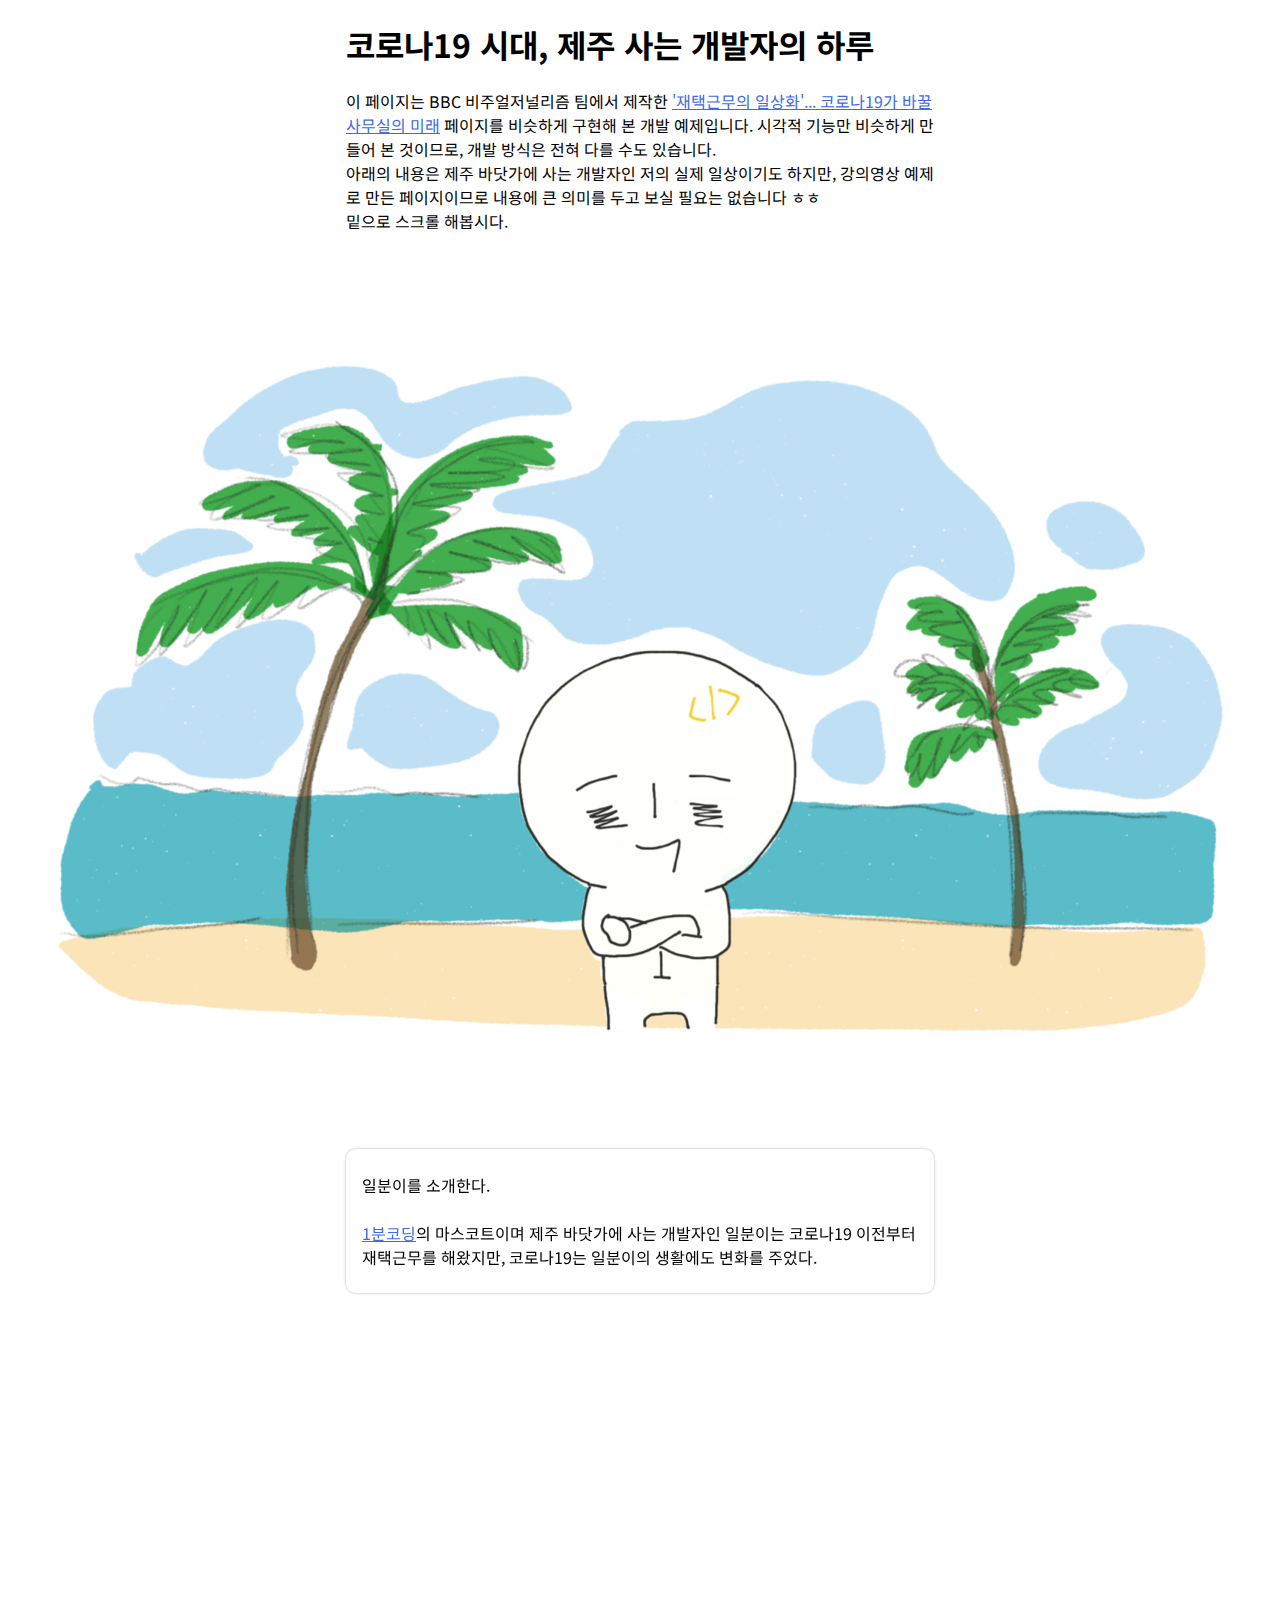
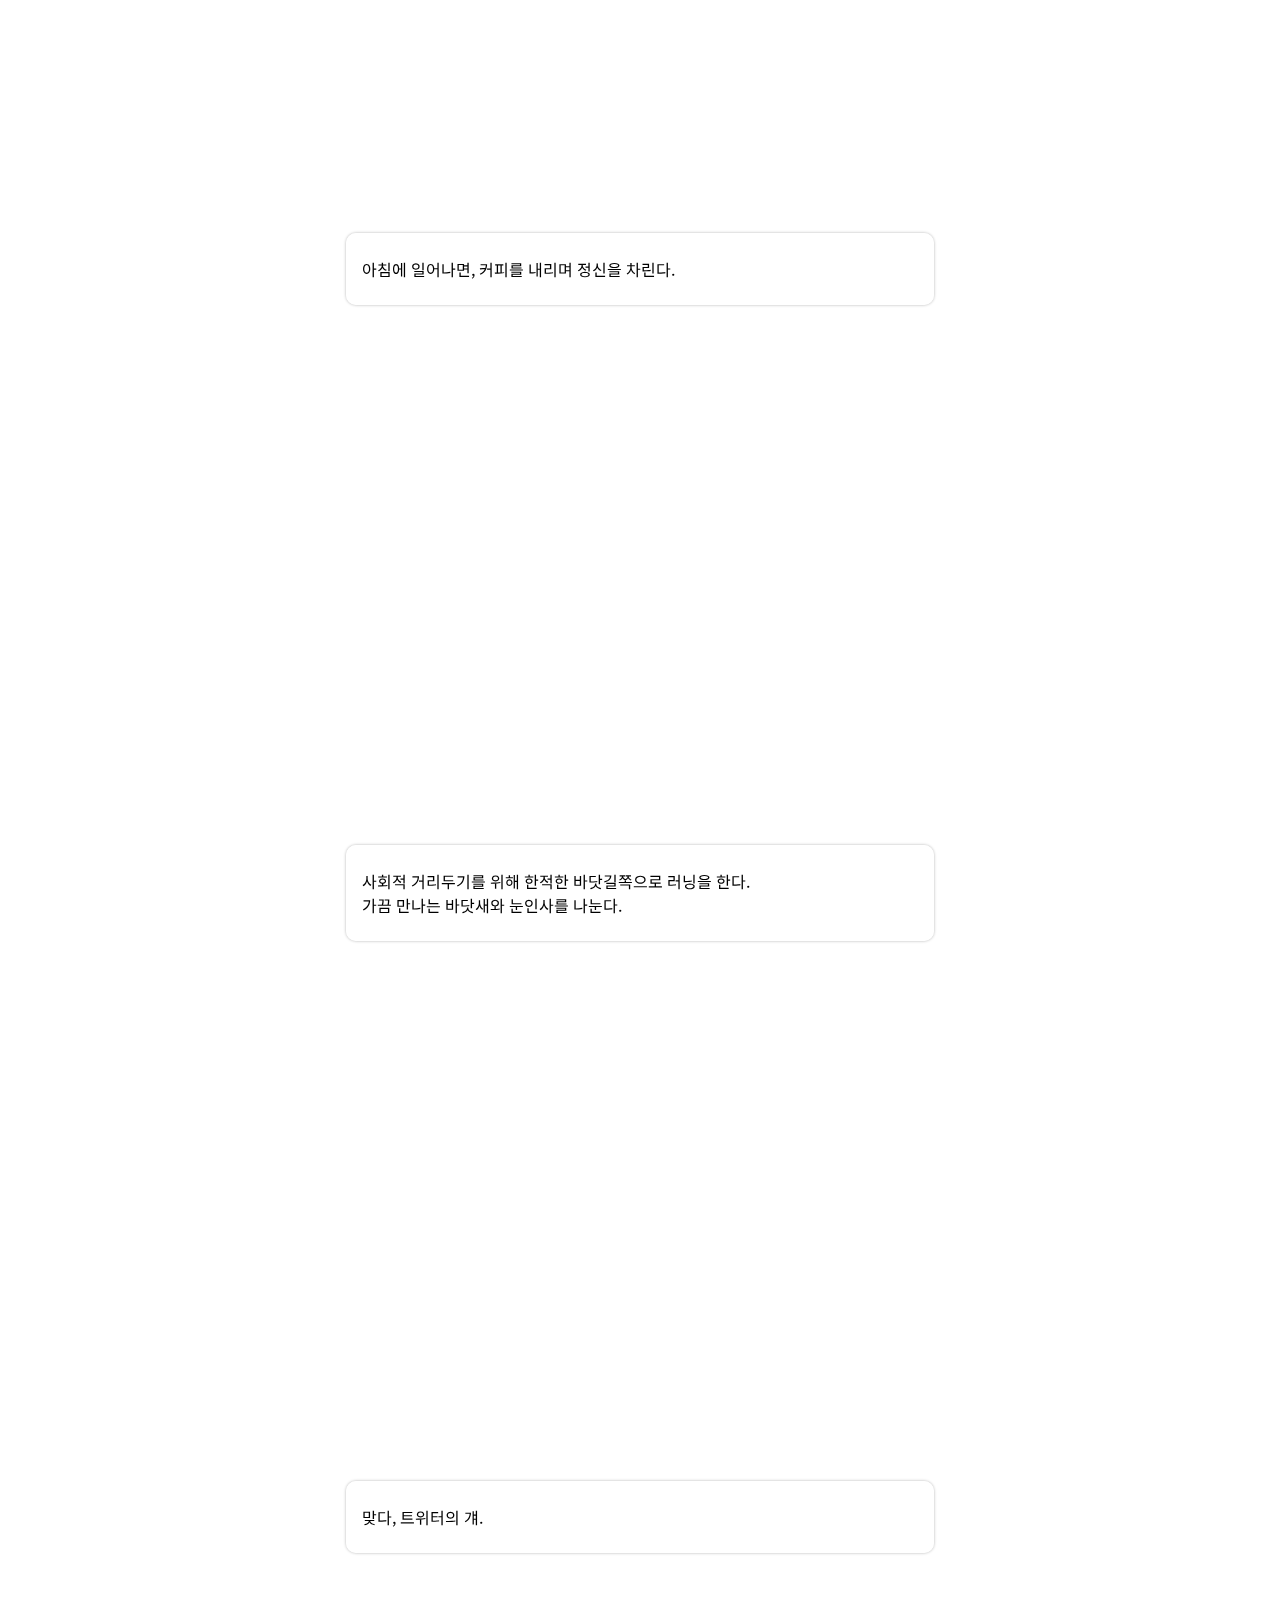
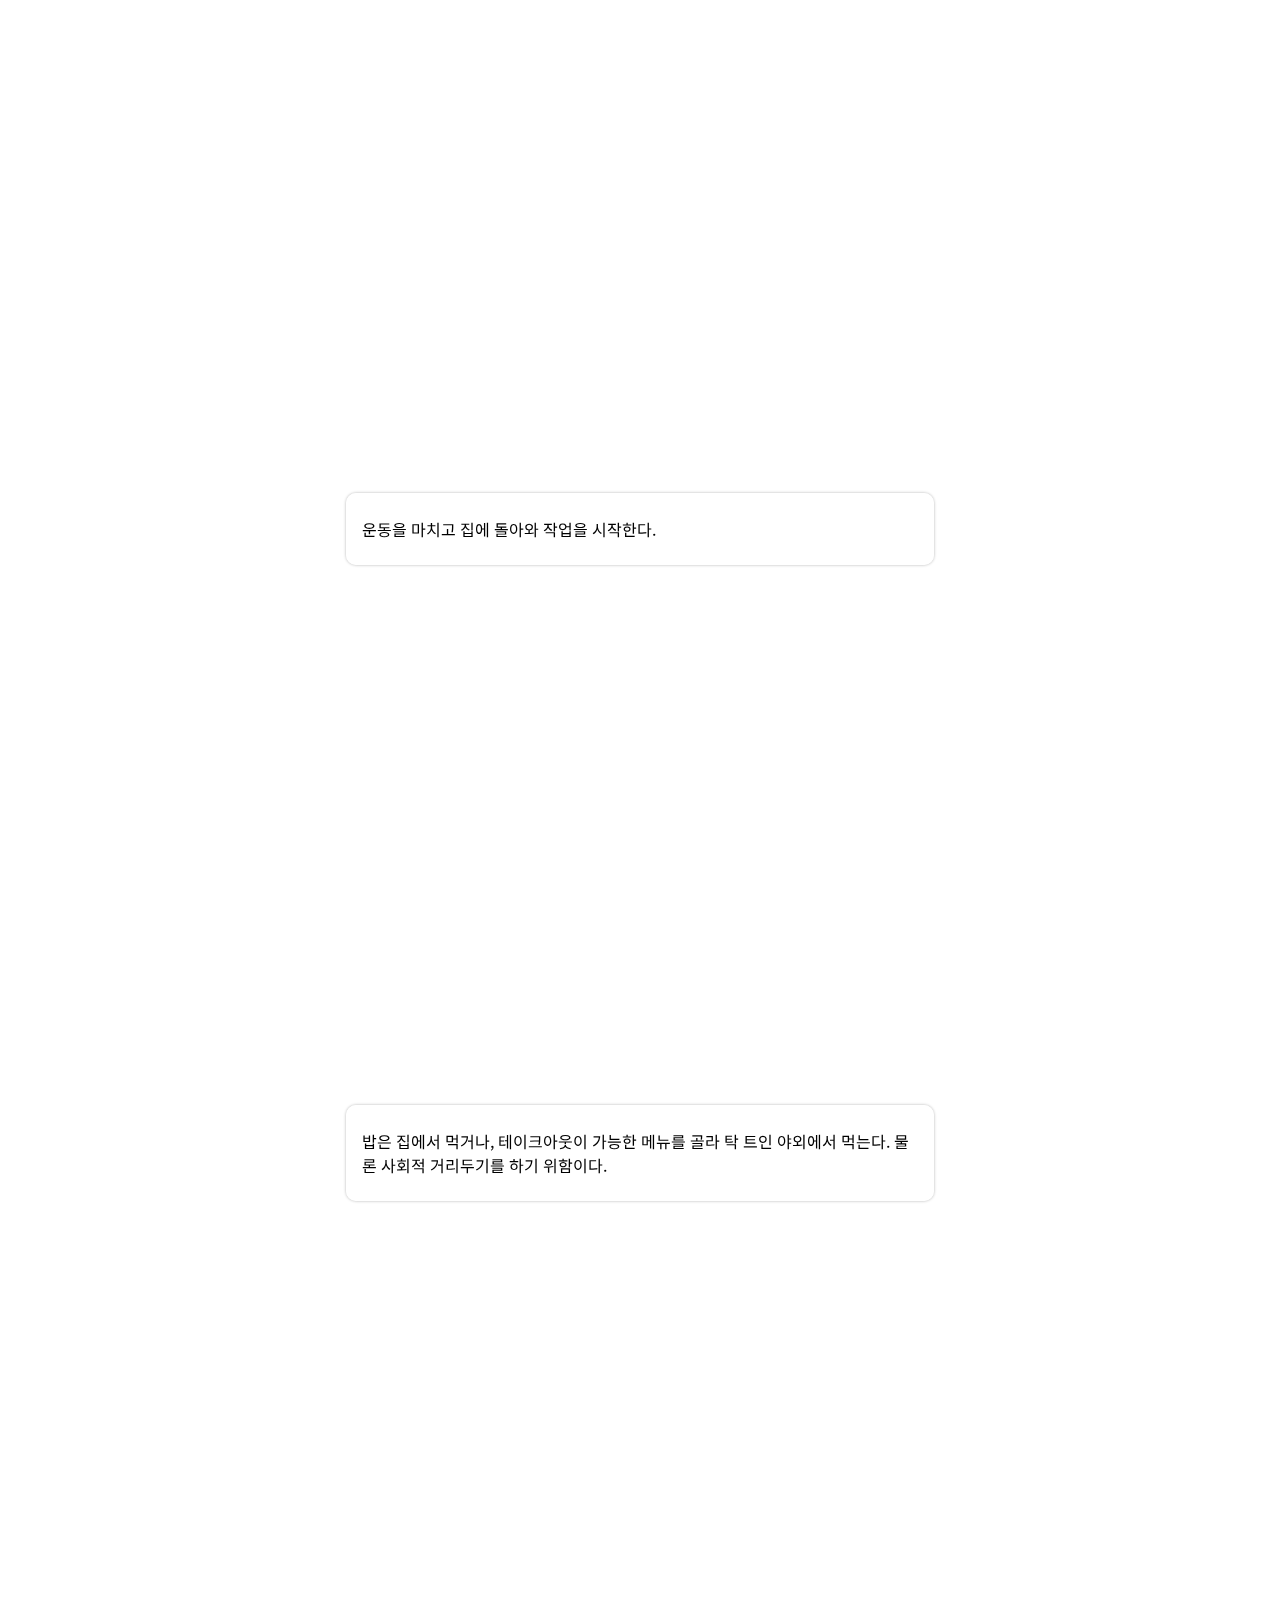
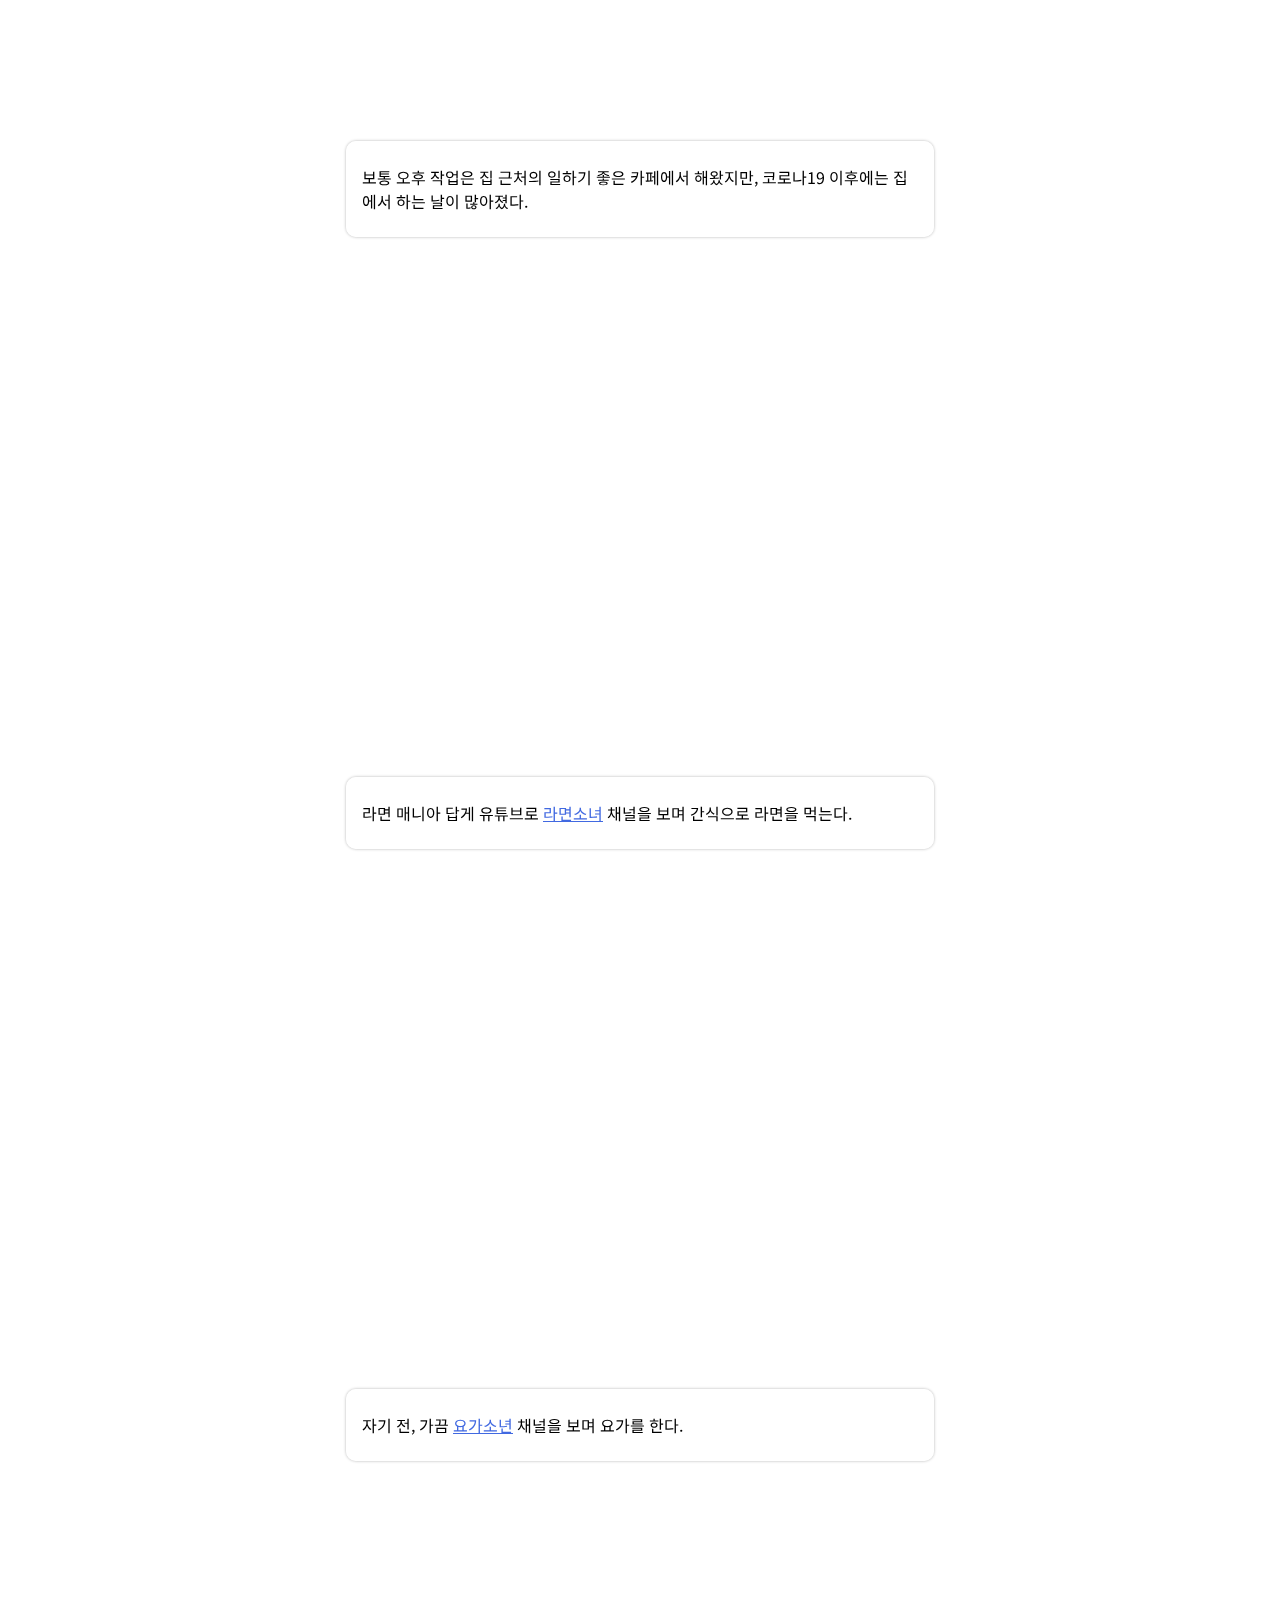
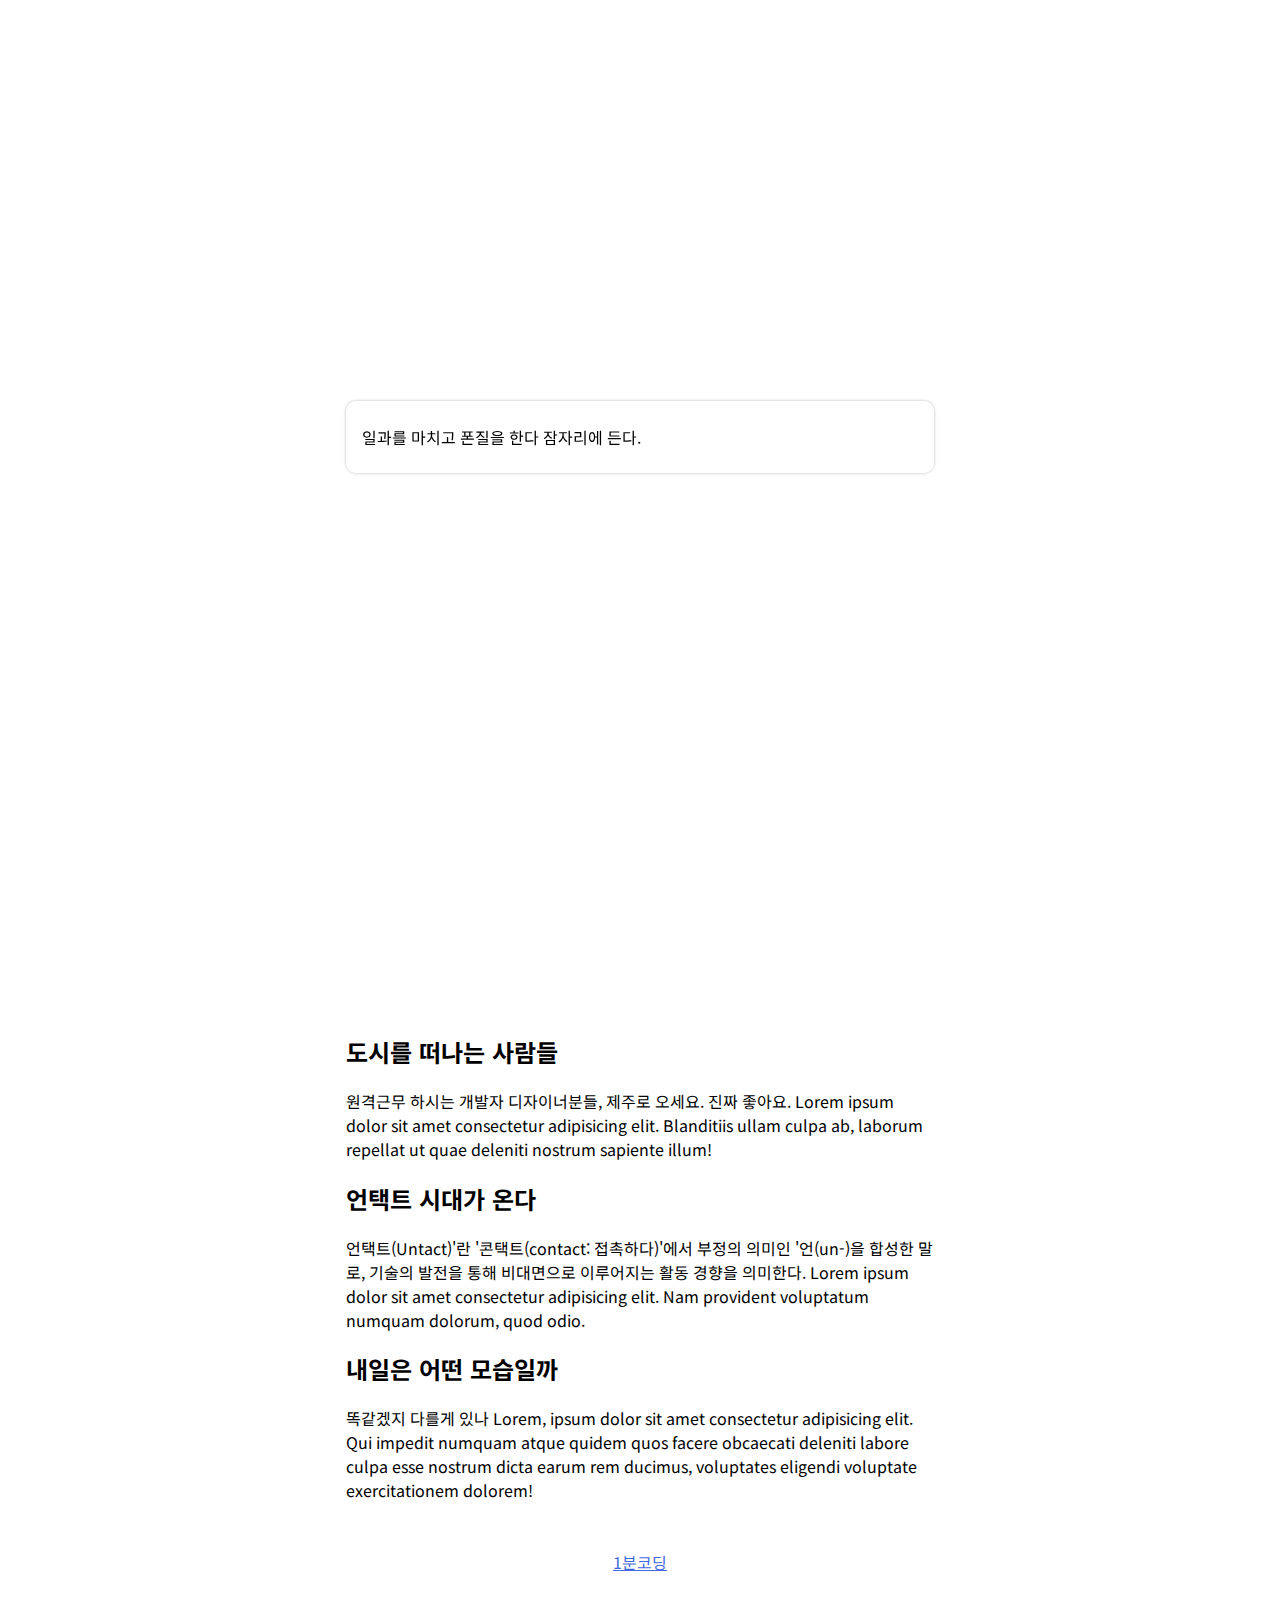
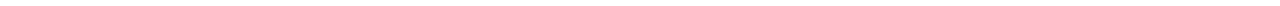
<file: covid19/index.html>
<!DOCTYPE html>
<html lang="ko">
    <head>
        <meta charset="UTF-8" />
        <meta name="viewport" content="width=device-width, initial-scale=1.0" />
        <title>1분코딩 예제 - 코로나19 시대, 제주 사는 개발자의 하루</title>
        <link
            href="https://fonts.googleapis.com/css2?family=Noto+Sans+KR:wght@400;700&display=swap"
            rel="stylesheet"
        />
        <link rel="stylesheet" href="style.css" />
    </head>
    <body>
        <header class="header">
            <div class="global-width">
                <h1 class="page-title">
                    코로나19 시대, 제주 사는 개발자의 하루
                </h1>
                <p>
                    이 페이지는 BBC 비주얼저널리즘 팀에서 제작한
                    <a
                        href="https://www.bbc.com/korean/resources/idt-48d3c9a7-4063-4289-9726-611b5ea9d7b5"
                        target="_blank"
                    >
                        '재택근무의 일상화'... 코로나19가 바꿀 사무실의 미래</a
                    >
                    페이지를 비슷하게 구현해 본 개발 예제입니다. 시각적 기능만
                    비슷하게 만들어 본 것이므로, 개발 방식은 전혀 다를 수도
                    있습니다.<br />
                    아래의 내용은 제주 바닷가에 사는 개발자인 저의 실제
                    일상이기도 하지만, 강의영상 예제로 만든 페이지이므로 내용에
                    큰 의미를 두고 보실 필요는 없습니다 ㅎㅎ<br />밑으로 스크롤
                    해봅시다.
                </p>
            </div>
        </header>
        <section class="scroll-content">
            <div class="scroll-graphic">
                <div class="graphic-item">
                    <img class="scene-img" src="images/00.png" alt="" />
                </div>
                <div class="graphic-item">
                    <img class="scene-img" src="images/01.png" alt="" />
                </div>
                <div class="graphic-item" data-action="birdFlies">
                    <img class="bird" src="images/bird.gif" alt="" />
                    <img class="scene-img" src="images/02.png" alt="" />
                </div>
                <div class="graphic-item">
                    <img class="scene-img" src="images/bird.gif" alt="" />
                </div>
                <div class="graphic-item">
                    <img class="scene-img" src="images/03.png" alt="" />
                </div>
                <div class="graphic-item" data-action="birdFlies2">
                    <img class="bird" src="images/bird.gif" alt="" />
                    <img class="scene-img" src="images/04.png" alt="" />
                </div>
                <div class="graphic-item">
                    <img class="scene-img" src="images/05.png" alt="" />
                </div>
                <div class="graphic-item">
                    <img class="scene-img" src="images/06.png" alt="" />
                </div>
                <div class="graphic-item">
                    <img class="scene-img" src="images/07.png" alt="" />
                </div>
                <div class="graphic-item">
                    <img class="scene-img" src="images/08.png" alt="" />
                </div>
            </div>
            <div class="scroll-text global-width">
                <div class="step">
                    <p>
                        일분이를 소개한다.<br /><br /><a
                            href="https://studiomeal.com"
                            target="_blank"
                            >1분코딩</a
                        >의 마스코트이며 제주 바닷가에 사는 개발자인 일분이는
                        코로나19 이전부터 재택근무를 해왔지만, 코로나19는
                        일분이의 생활에도 변화를 주었다.
                    </p>
                </div>
                <div class="step">
                    <p>아침에 일어나면, 커피를 내리며 정신을 차린다.</p>
                </div>
                <div class="step">
                    <p>
                        사회적 거리두기를 위해 한적한 바닷길쪽으로 러닝을
                        한다.<br />가끔 만나는 바닷새와 눈인사를 나눈다.
                    </p>
                </div>
                <div class="step">
                    <p>맞다, 트위터의 걔.</p>
                </div>
                <div class="step">
                    <p>운동을 마치고 집에 돌아와 작업을 시작한다.</p>
                </div>
                <div class="step">
                    <p>
                        밥은 집에서 먹거나, 테이크아웃이 가능한 메뉴를 골라 탁
                        트인 야외에서 먹는다. 물론 사회적 거리두기를 하기
                        위함이다.
                    </p>
                </div>
                <div class="step">
                    <p>
                        보통 오후 작업은 집 근처의 일하기 좋은 카페에서
                        해왔지만, 코로나19 이후에는 집에서 하는 날이 많아졌다.
                    </p>
                </div>
                <div class="step">
                    <p>
                        라면 매니아 답게 유튜브로
                        <a
                            href="https://www.youtube.com/channel/UCYzTR8jV9_xv1p25N2dNBQQ"
                            target="_blank"
                            >라면소녀</a
                        >
                        채널을 보며 간식으로 라면을 먹는다.
                    </p>
                </div>
                <div class="step">
                    <p>
                        자기 전, 가끔
                        <a
                            href="https://www.youtube.com/channel/UCkTRKCuFrRiXQm_gMG1uDvg"
                            target="_blank"
                            >요가소년</a
                        >
                        채널을 보며 요가를 한다.
                    </p>
                </div>
                <div class="step">
                    <p>
                        일과를 마치고
                        <span class="strikethrough">폰질을 한다</span> 잠자리에
                        든다.
                    </p>
                </div>
            </div>
        </section>
        <section class="normal-content global-width">
            <h2>도시를 떠나는 사람들</h2>
            <p>
                원격근무 하시는 개발자 디자이너분들, 제주로 오세요. 진짜 좋아요.
                Lorem ipsum dolor sit amet consectetur adipisicing elit.
                Blanditiis ullam culpa ab, laborum repellat ut quae deleniti
                nostrum sapiente illum!
            </p>
            <h2>언택트 시대가 온다</h2>
            <p>
                언택트(Untact)'란 '콘택트(contact: 접촉하다)'에서 부정의 의미인
                '언(un-)을 합성한 말로, 기술의 발전을 통해 비대면으로 이루어지는
                활동 경향을 의미한다. Lorem ipsum dolor sit amet consectetur
                adipisicing elit. Nam provident voluptatum numquam dolorum, quod
                odio.
            </p>
            <h2>내일은 어떤 모습일까</h2>
            <p>
                똑같겠지 다를게 있나 Lorem, ipsum dolor sit amet consectetur
                adipisicing elit. Qui impedit numquam atque quidem quos facere
                obcaecati deleniti labore culpa esse nostrum dicta earum rem
                ducimus, voluptates eligendi voluptate exercitationem dolorem!
            </p>
        </section>
        <footer class="global-footer">
            <a
                href="https://www.youtube.com/channel/UC_s1FC7s5YVwDImzv-WG93Q"
                target="blank"
                >1분코딩</a
            >
        </footer>

        <script src="main.js"></script>
    </body>
</html>
</file>
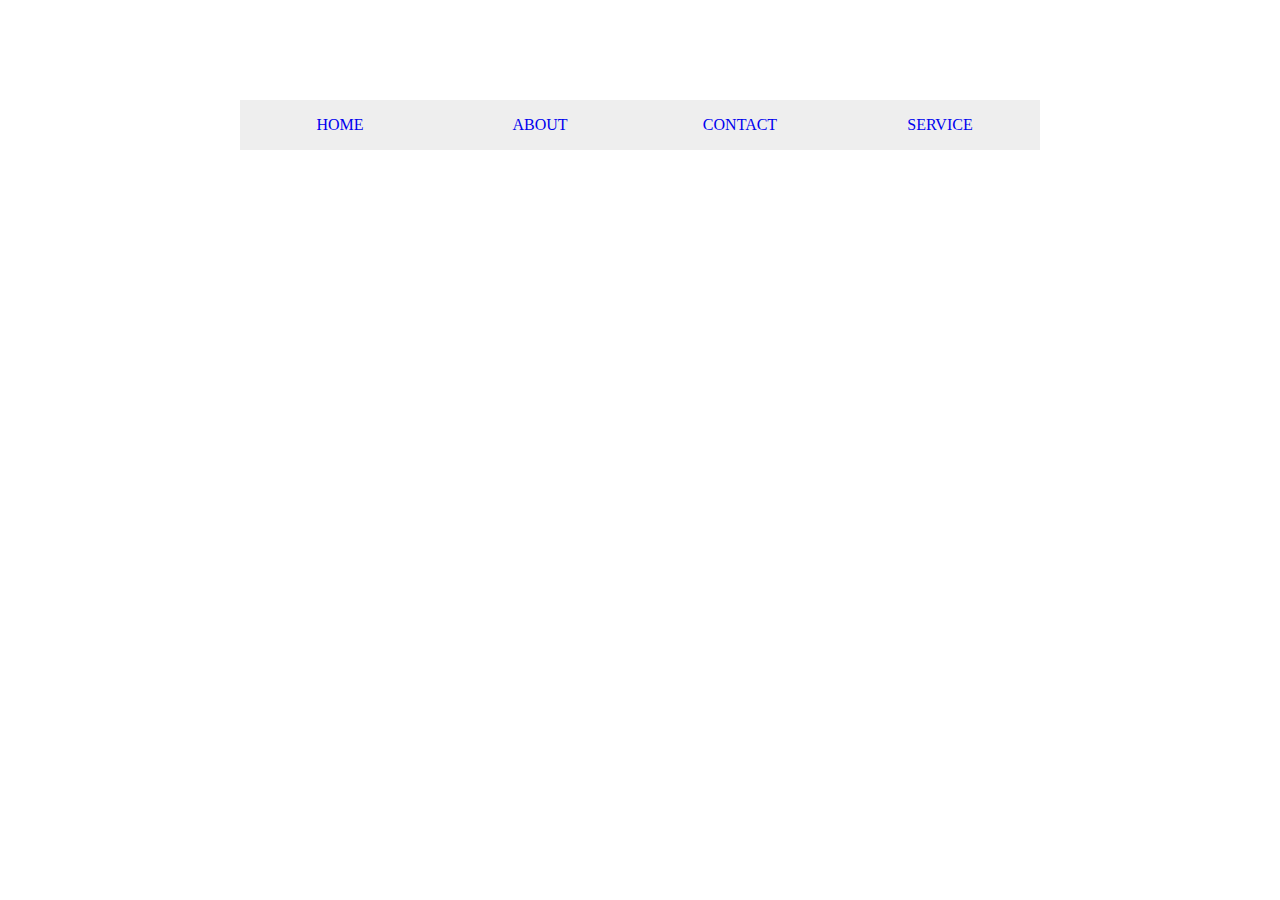
<file: 2color_border.html>
<!DOCTYPE html>
<html lang="en">
    <head>
        <meta charset="UTF-8" />
        <meta name="viewport" content="width=device-width, initial-scale=1.0" />
        <title>Document</title>
        <style>
            * {
                margin: 0;
                padding: 0;
                list-style: none;
            }
            #wrap {
                width: 800px;
                height: 50px;
                display: flex;
                margin: 0 auto;
                margin-top: 100px;
            }
            #wrap a {
                text-decoration: none;
                display: block;
                height: 50px;
                line-height: 50px;
                background-color: #eee;
                text-align: center;
            }
            #wrap div {
                width: 200px;
                height: 5px;
                margin: 0 auto;
                position: relative;
                transition: all 0.3s;
                transform: scale(0, 1);
            }
            #wrap div .blue {
                position: absolute;
                top: 0;
                left: 0;
                width: 100px;
                height: 5px;
                background-color: rgb(139, 208, 255);
            }
            #wrap div .pink {
                position: absolute;
                top: 0;
                right: 0;
                width: 100px;
                height: 5px;
                background-color: rgb(255, 210, 141);
            }
            #wrap li:hover div {
                transform: scale(1, 1);
            }
        </style>
    </head>
    <body>
        <ul id="wrap">
            <li>
                <a href="#">HOME</a>
                <div>
                    <span class="blue"></span>
                    <span class="pink"></span>
                </div>
            </li>
            <li>
                <a href="#">ABOUT</a>
                <div>
                    <span class="blue"></span>
                    <span class="pink"></span>
                </div>
            </li>
            <li>
                <a href="#">CONTACT</a>
                <div>
                    <span class="blue"></span>
                    <span class="pink"></span>
                </div>
            </li>
            <li>
                <a href="#">SERVICE</a>
                <div>
                    <span class="blue"></span>
                    <span class="pink"></span>
                </div>
            </li>
        </ul>
    </body>
</html>
</file>
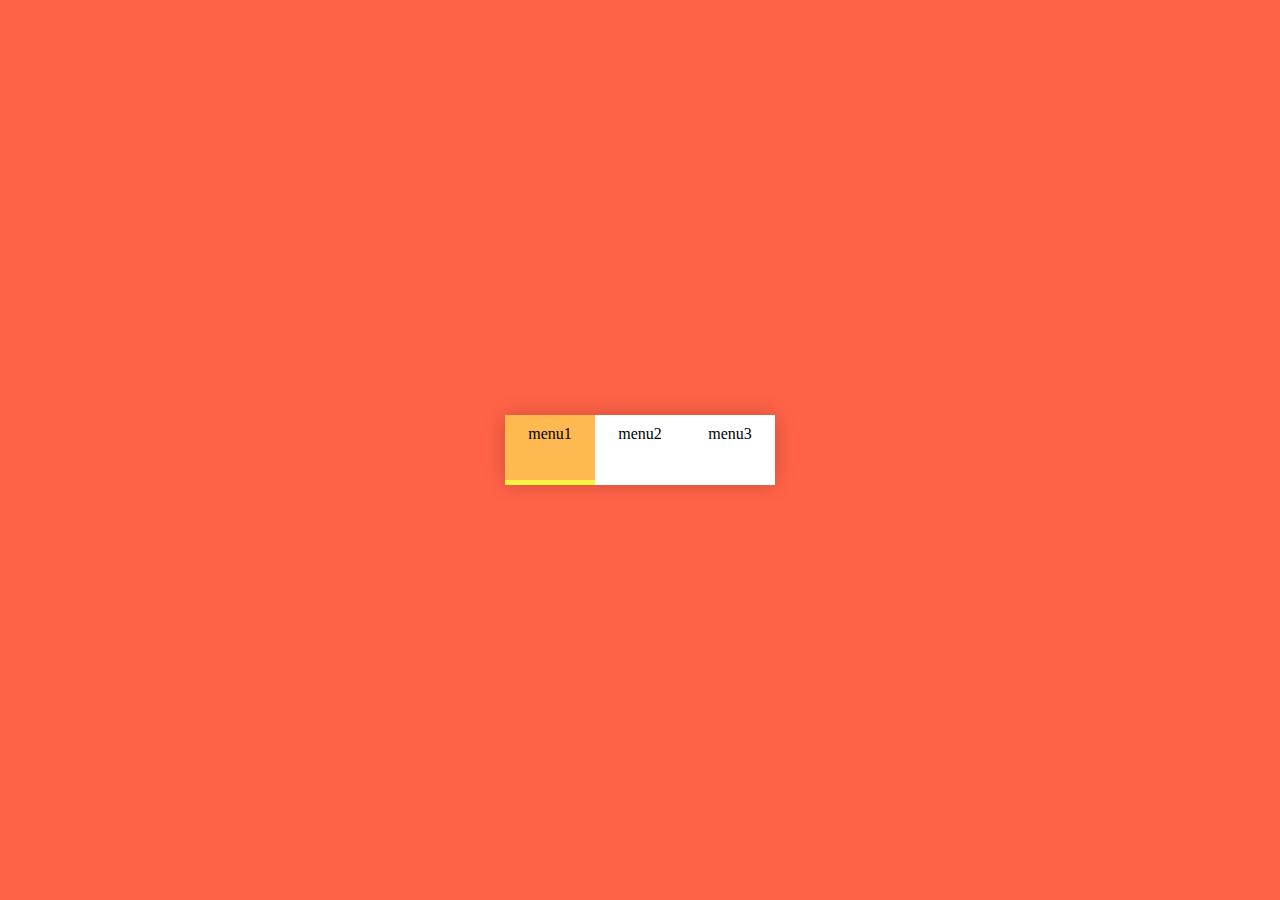
<file: ani_tapmenu.html>
<!DOCTYPE html>
<html lang="en">
    <head>
        <meta charset="UTF-8" />
        <meta name="viewport" content="width=device-width, initial-scale=1.0" />
        <title>Document</title>
        <style>
            * {
                margin: 0;
                padding: 0;
                box-sizing: border-box;
                user-select: none; /*드래그, 텍스트 선택 안됨*/
            }
            body {
                height: 100vh;
                background-color: tomato;
                display: flex;
                justify-content: center;
                align-items: center;
            }
            .tabs {
                display: flex;
                background-color: #fff;
                position: relative;
                width: 270px;
                height: 70px;
                overflow: hidden;
                box-shadow: 0 0 20px rgba(0, 0, 0, 0.2);
            }
            .tabs .tab {
                width: 90px;
                height: 100%;
                text-align: center;
                margin-top: 10px;
                z-index: 2;
                cursor: pointer;
            }
            p {
                color: #000;
            }
            .tabs .border {
                position: absolute;
                width: 90px;
                height: 5px;
                background-color: rgb(247, 244, 68);
                bottom: 0;
                z-index: 2;
                transition: 0.4s;
            }
            .tabs .background {
                position: absolute;
                width: 90px;
                height: 100%;
                background-color: rgb(255, 185, 81);
                z-index: 1;
                bottom: 0;
                transition: 0.4s;
            }
        </style>
    </head>
    <body>
        <div class="tabs">
            <label class="tab tab01" onclick="tab01();">
                <p>menu1</p>
            </label>
            <label class="tab tab02" onclick="tab02();">
                <p>menu2</p>
            </label>
            <label class="tab tab03" onclick="tab03();">
                <p>menu3</p>
            </label>

            <span class="border"></span>
            <span class="background"></span>
        </div>

        <script>
            let border = document.querySelector('.tabs .border');
            let background = document.querySelector('.tabs .background');

            function tab01() {
                border.style.transform = 'translateX(0)';
                background.style.transform = 'translateX(0)';
            }
            function tab02() {
                border.style.transform = 'translateX(90px)';
                background.style.transform = 'translateX(90px)';
            }
            function tab03() {
                border.style.transform = 'translateX(180px)';
                background.style.transform = 'translateX(180px)';
            }
        </script>
    </body>
</html>
</file>
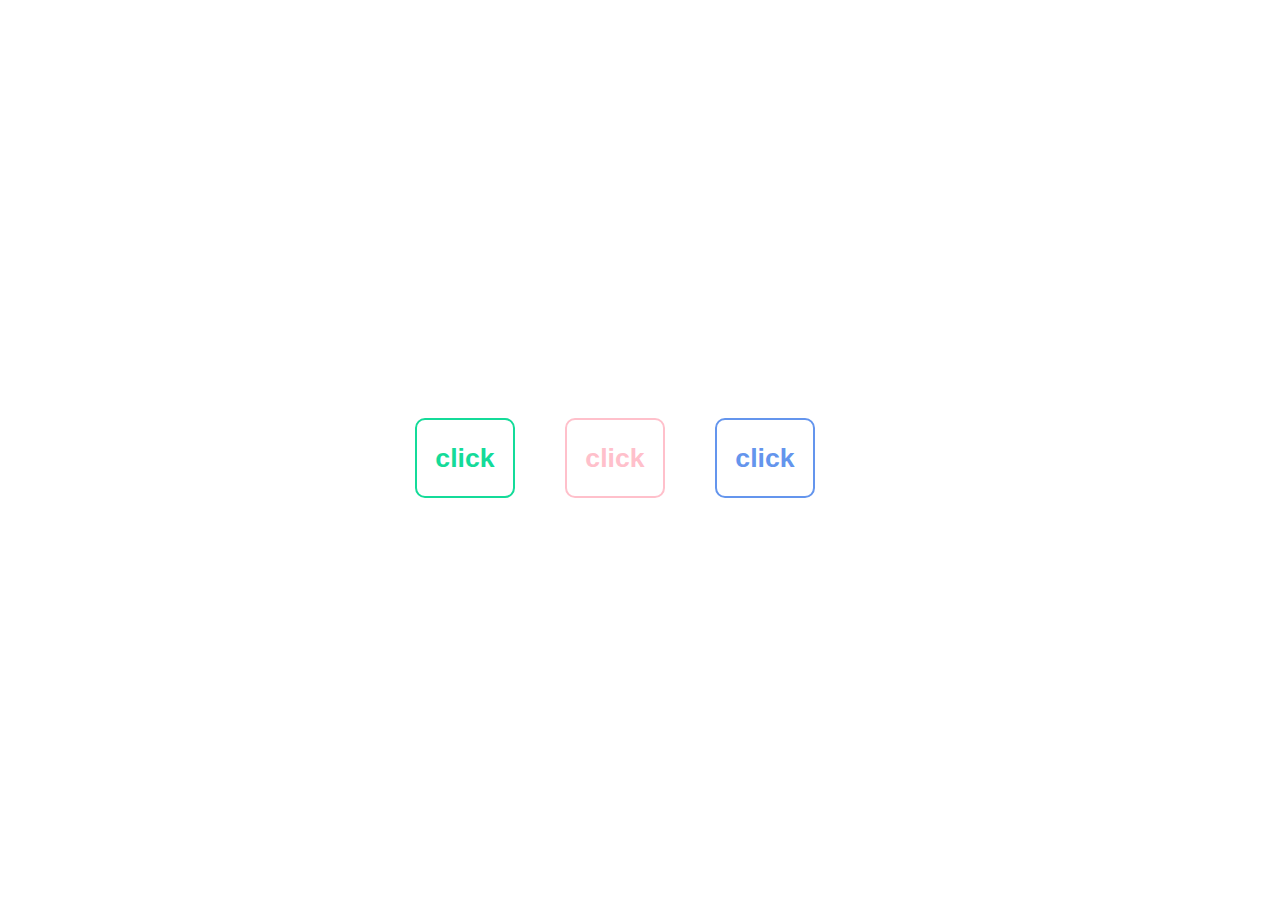
<file: button.html>
<!DOCTYPE html>
<html lang="en">
    <head>
        <meta charset="UTF-8" />
        <meta name="viewport" content="width=device-width, initial-scale=1.0" />
        <title>Document</title>
        <style>
            div {
                width: 100%;
                height: 100vh;
                display: flex;
                justify-content: center;
                align-items: center;
            }
            button {
                width: 100px;
                height: 80px;
                border: 2px solid rgb(20, 219, 153);
                border-radius: 10px;
                background-color: #fff;
                margin-right: 50px;
                position: relative;
                overflow: hidden;
            }
            .pink {
                border: 2px solid pink;
            }
            .pink .button-text {
                color: pink;
            }
            .blue {
                border: 2px solid cornflowerblue;
            }
            .blue .button-text {
                color: cornflowerblue;
            }
            .button-text {
                color: rgb(20, 219, 153);
                position: relative;
                z-index: 2;
                transition: 0.3s;
            }
            button::after {
                content: '';
                position: absolute;
                left: 0;
                top: 0;
                width: 100%;
                height: 100%;
                background-color: rgb(20, 219, 153);
                /* transform-origin: 50% 0; */
                transform: translateX(-100%);
                transition: all 0.3s;
                z-index: 1;
            }
            .pink::after {
                background-color: pink;
                transform: scale(0, 1);
            }
            .blue::after {
                background-color: cornflowerblue;
                transform: translateY(100%);
            }
            button:hover::after {
                transform: scale(1, 1);
            }
            button:hover .button-text {
                color: #fff;
            }
        </style>
    </head>
    <body>
        <div>
            <button>
                <h1 class="button-text">click</h1>
            </button>
            <button class="pink">
                <h1 class="button-text">click</h1>
            </button>
            <button class="blue">
                <h1 class="button-text">click</h1>
            </button>
        </div>
    </body>
</html>
</file>
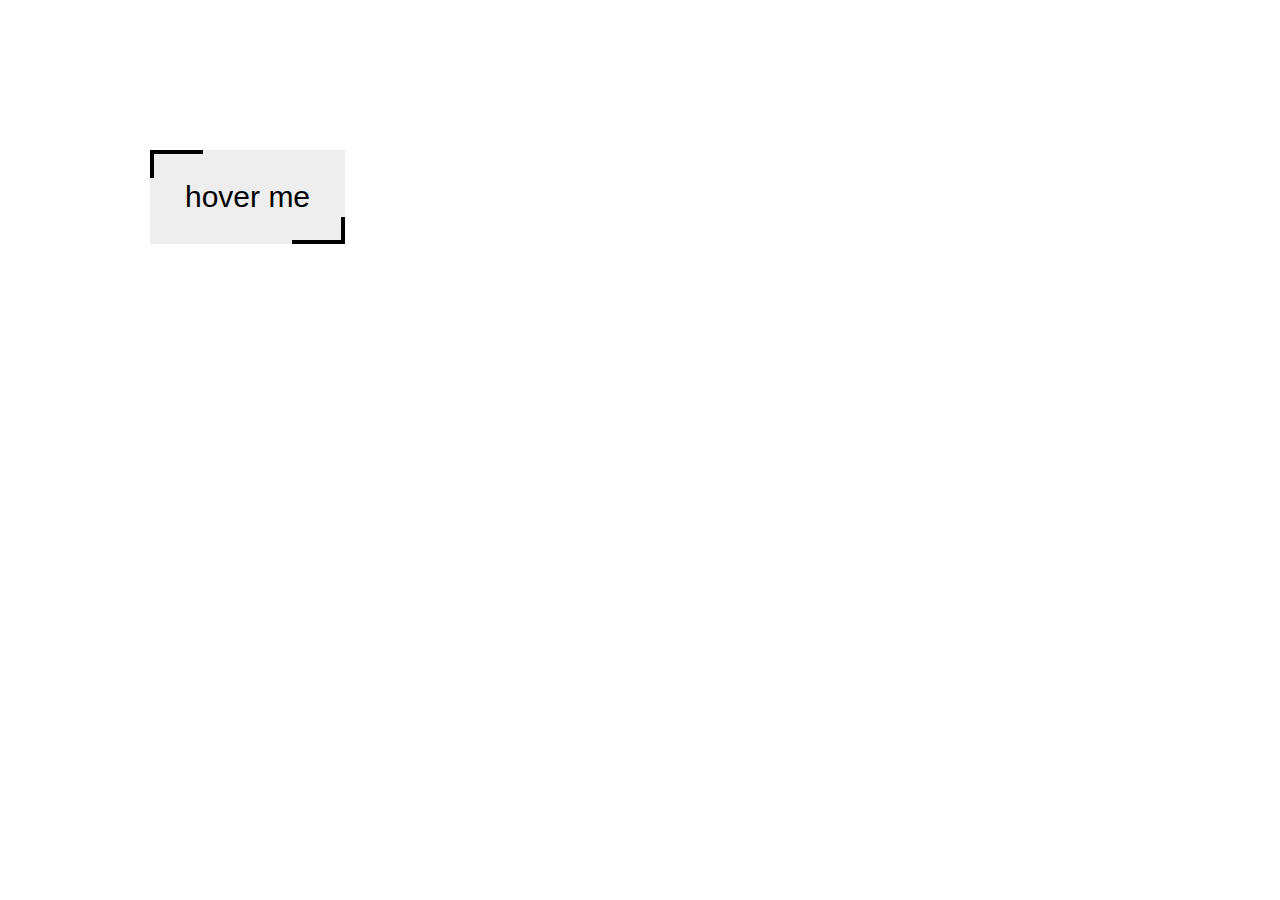
<file: button2.html>
<!DOCTYPE html>
<html lang="en">
    <head>
        <meta charset="UTF-8" />
        <meta name="viewport" content="width=device-width, initial-scale=1.0" />
        <title>Document</title>
        <style>
            * {
                margin: 0;
                padding: 0;
                box-sizing: border-box;
                margin: 50px;
            }
            button {
                position: relative;
                padding: 30px 35px;
                background-color: #eee;
                font-size: 30px;
                border: none;
                cursor: pointer;
            }
            button::before,
            button::after {
                content: '';
                position: absolute;
                width: 25%;
                height: 25%;
                border: 4px solid #000;
                transition: all 0.5s;
            }
            button::before {
                top: 0;
                left: 0;
                border-right: transparent;
                border-bottom: transparent;
            }
            button::after {
                bottom: 0;
                right: 0;
                border-left: transparent;
                border-top: transparent;
            }
            button:hover::before,
            button:hover::after {
                width: 96%;
                height: 96%;
            }
        </style>
    </head>
    <body>
        <button>hover me</button>
    </body>
</html>
</file>
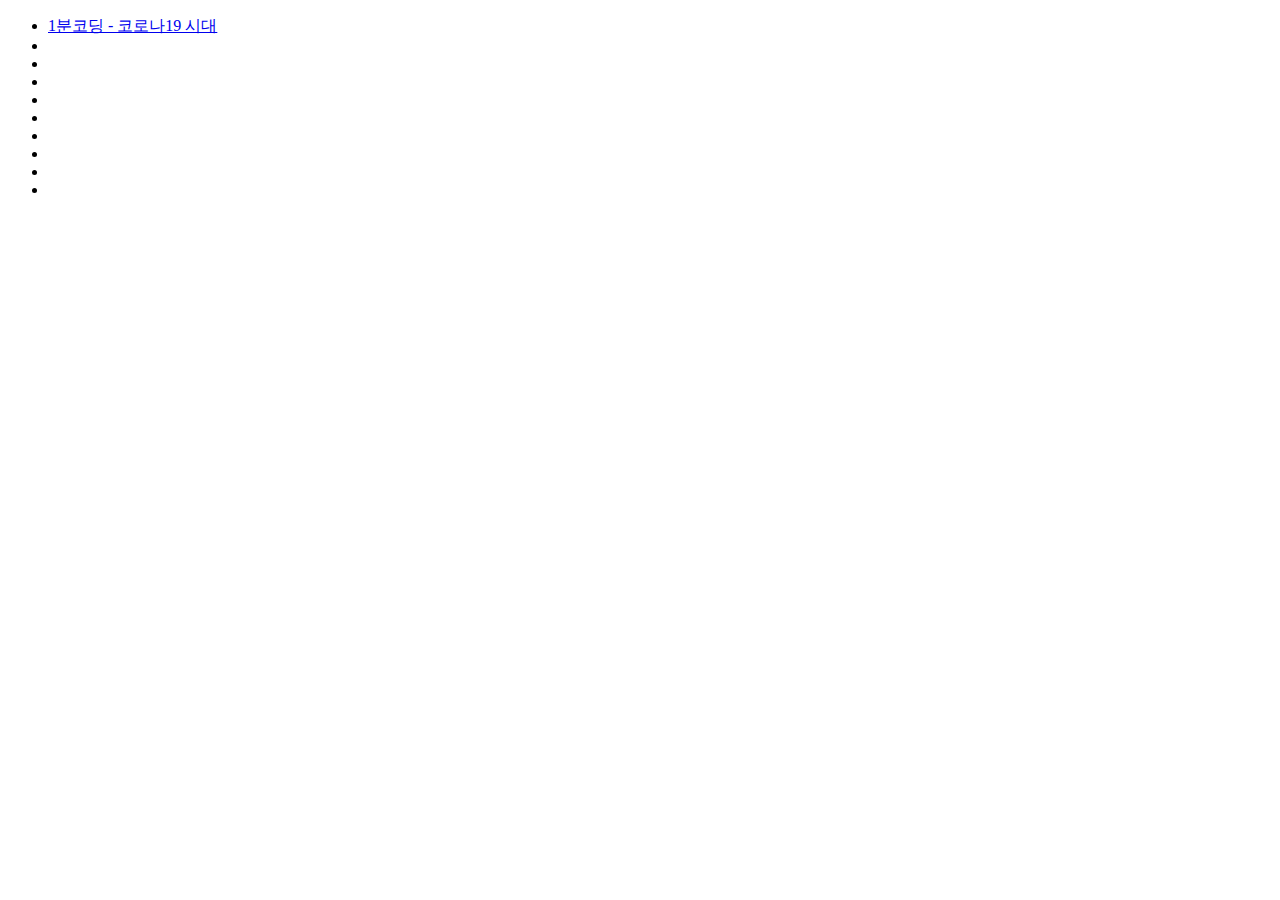
<file: index.html.html>
<!DOCTYPE html>
<html lang="en">
    <head>
        <meta charset="UTF-8" />
        <meta name="viewport" content="width=device-width, initial-scale=1.0" />
        <title>연습</title>
    </head>
    <body>
        <ul>
            <li><a href="covid19/index.html">1분코딩 - 코로나19 시대 </a></li>
            <li><a href="#"></a></li>
            <li><a href="#"></a></li>
            <li><a href="#"></a></li>
            <li><a href="#"></a></li>
            <li><a href="#"></a></li>
            <li><a href="#"></a></li>
            <li><a href="#"></a></li>
            <li><a href="#"></a></li>
            <li><a href="#"></a></li>
        </ul>
    </body>
</html>
</file>
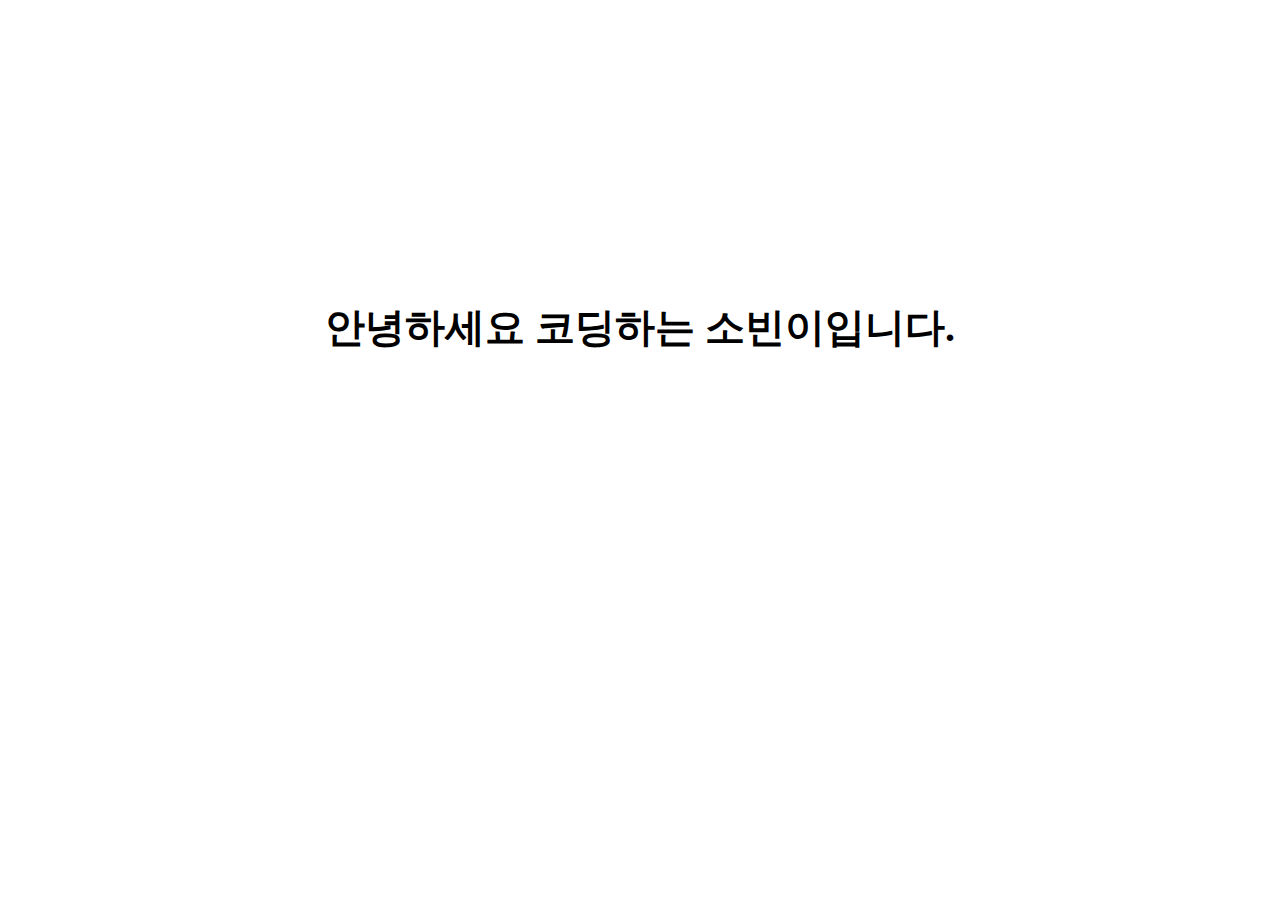
<file: pen.html>
<!DOCTYPE html>
<html lang="en">
    <head>
        <meta charset="UTF-8" />
        <meta name="viewport" content="width=device-width, initial-scale=1.0" />
        <title>Document</title>
        <style>
            .content {
                font-size: 40px;
                font-weight: bold;
                text-align: center;
                font-family: '나눔스퀘어';
                margin-top: 300px;
            }
            .highlight {
                display: inline-table;
                position: relative;
                overflow: hidden;
            }
            .highlight span {
                position: relative;
                z-index: 10;
            }
            .highlight::before {
                content: '';
                display: block;
                width: 100%;
                height: 100%;
                background-color: rgba(255, 200, 0, 0.5);
                position: absolute;
                top: 0;
                left: -100%;
                transition: all 0.3s;
            }
            .content:hover .highlight::before {
                left: 0;
            }
        </style>
    </head>
    <body>
        <div class="content">
            안녕하세요
            <span class="highlight"><span>코딩하는 소빈이</span></span
            >입니다.
        </div>
    </body>
</html>
</file>
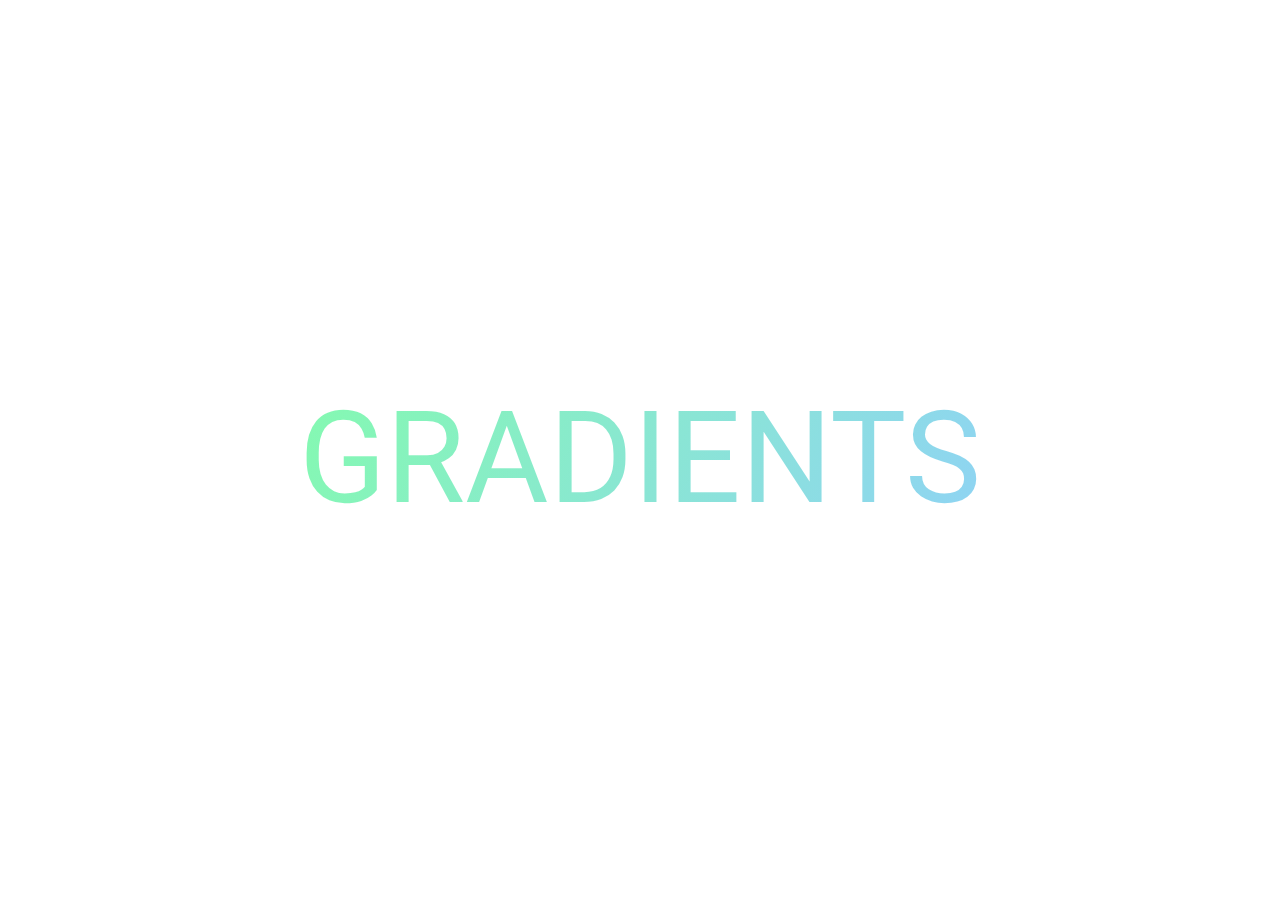
<file: text_gradients.html>
<!DOCTYPE html>
<html lang="en">
    <head>
        <meta charset="UTF-8" />
        <meta name="viewport" content="width=device-width, initial-scale=1.0" />
        <link
            href="https://fonts.googleapis.com/css2?family=Roboto:wght@900&display=swap"
            rel="stylesheet"
        />
        <title>Document</title>
        <style>
            body {
                height: 100vh;
                display: flex;
                justify-content: center;
                align-items: center;
            }
            p {
                font-size: 8rem;
                font-family: 'Roboto', sans-serif;
                background-image: linear-gradient(
                    120deg,
                    #84fab0 0%,
                    #8fd3f4 100%
                );
                -webkit-text-fill-color: transparent;
                /*글씨체를 투명으로 바꿈*/
                -webkit-background-clip: text;
                /*text 오려내기*/
            }
        </style>
    </head>
    <body>
        <p>GRADIENTS</p>
    </body>
</html>
</file>
<file: covid19/style.css>
html {
    font-family: 'Noto Sans KR', sans-serif;
}
body {
    margin: 0;
}
div,
section,
header,
footer,
p,
h1,
h2 {
    box-sizing: border-box;
}
a {
    color: royalblue;
}
img {
    max-width: 100%;
    height: auto;
}
.global-width {
    max-width: 620px;
    margin: 0 auto;
    padding: 0 1rem;
}
.scroll-graphic {
    overflow-x: hidden;
    position: sticky;
    top: 0;
    height: 100vh;
}
.graphic-item {
    display: flex;
    align-items: center;
    justify-content: center;
    position: absolute;
    left: 0;
    top: 0;
    width: 100%;
    height: 100%;
    opacity: 0;
    transition: 0.5s;
    will-change: opacity;
}
.visible {
    opacity: 1;
}
.scene-img {
    max-height: 100vh;
}
.scroll-text {
    position: relative;
    padding-bottom: 1px;
}
.step {
    margin-bottom: 60vh;
    padding: 0.5rem 1rem;
    border-radius: 10px;
    background: rgba(255, 255, 255, 0.8);
    box-shadow: 0 0 3px rgba(0, 0, 0, 0.3);
}
.bird {
    position: absolute;
    left: 0;
    bottom: 70%;
    width: 100px;
    transform: translateX(-100%);
    transition: 1.5s 0.5s linear; /*0.5초 후에 1.5초 동안 애니메이션 재생*/
}
[data-index='5'] .bird {
    left: 30%;
    bottom: 30%;
}
.global-footer {
    padding: 2rem 0;
    text-align: center;
}
</file>
